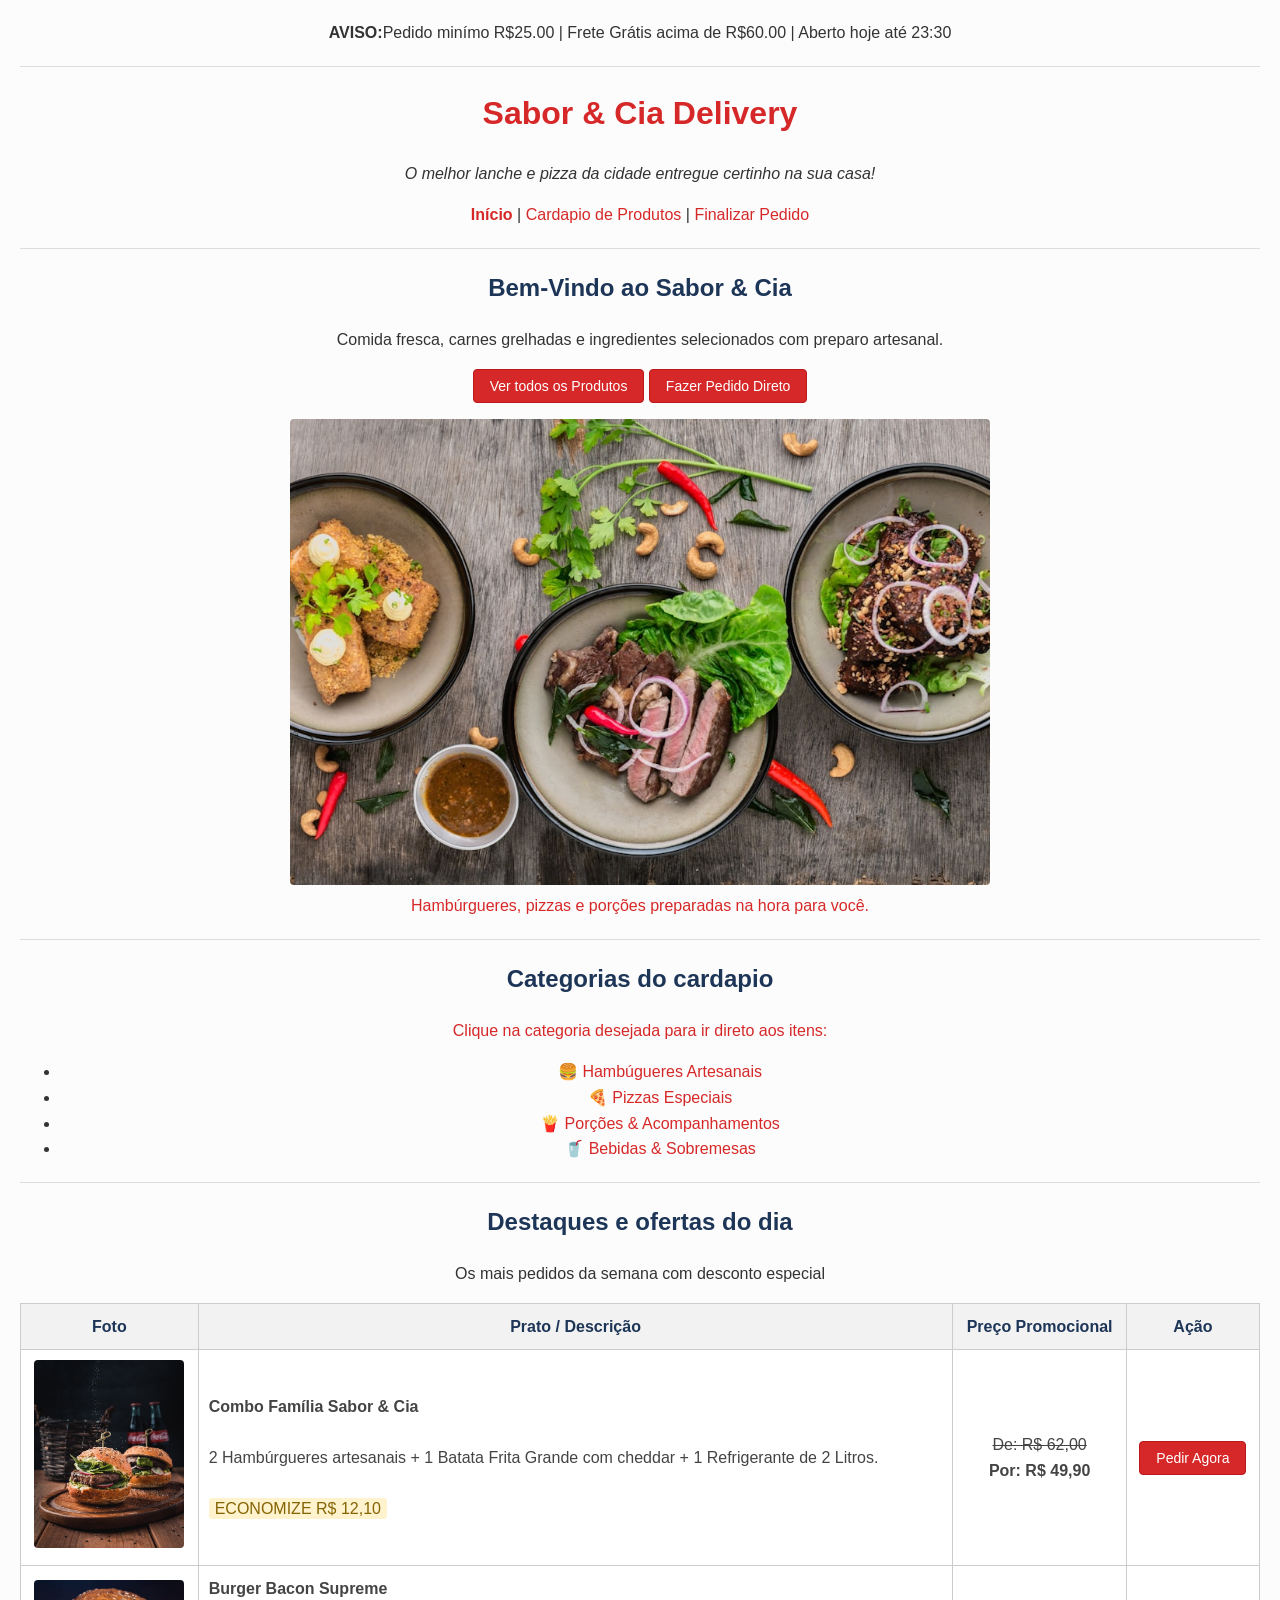
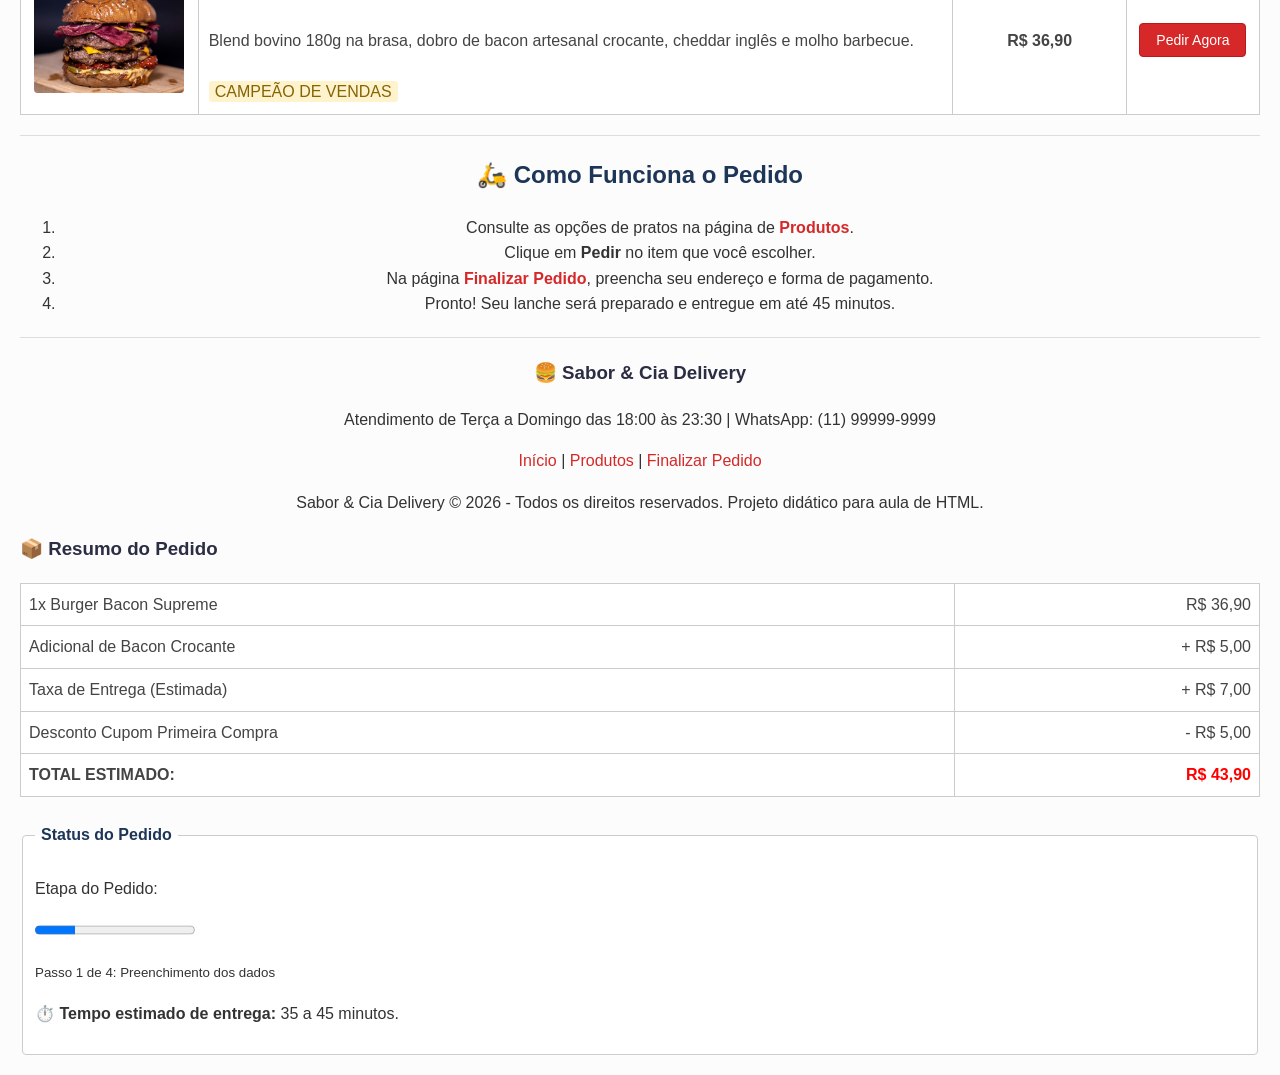
<file: index.html>
<!DOCTYPE html>
<html>
<head>
	<link rel="stylesheet" href="css/estilo.css">
	<meta charset="utf-8">
	<meta name="viewport" content="width=device-width, initial-scale=1">
	<title>Sabor & Cia - Página Inicial</title>
</head>
<body>

	<center>
		<p> <strong>AVISO:</strong>Pedido minímo R$25.00 | Frete Grátis acima de R$60.00 | Aberto hoje até 23:30</p>

	<hr>

	<header>
		<center>
			<h1>Sabor & Cia Delivery</h1>
			<p><em>O melhor lanche e pizza da cidade entregue certinho na sua casa!</em></p>

			<nav>
				<a href = "index.html"><strong>Início</strong></a> |
				<a href = "produtos.html">Cardapio de Produtos</a> |
				<a href = "finalizar-pedido.html">Finalizar Pedido</a>
			</nav>
		</center>

	<hr>

	<section> 
		<center>
			<h2>Bem-Vindo ao Sabor & Cia</h2>
			<p>Comida fresca, carnes grelhadas e ingredientes selecionados com preparo artesanal.</p>

			  <a href = "produtos.html">
			  	  <button type = "button" > Ver todos os Produtos</button></a>

			  <a href = "finalizar-pedido.html">
			  	  <button type = "button"> Fazer Pedido Direto</button><a/>

			<br>

			<figure>
				<img src="assets/img/banner-home.jpg" alt = "Pratos do Sabor & Cia" width="700">
				<figcaption>Hambúrgueres, pizzas e porções preparadas na hora para você.</figcaption>
				
            </figure>
    </section>

    <hr>


    <section>
    	<h2>Categorias do cardapio</h2>
    	<p>Clique na categoria desejada para ir direto aos itens:</p>


    	<ul>

    		<li>🍔 <a href = "produtos.html#Hambúrgueres">Hambúgueres Artesanais</a></li>
    		<li>🍕 <a href="produtos.html#pizzas">Pizzas Especiais</a></li>
    		<li>🍟 <a href="produtos.html#porcoes">Porções & Acompanhamentos</a></li>
    		<li>🥤 <a href="produtos.html#bebidas">Bebidas & Sobremesas</a></li>
    	</ul>

    </section>

    <hr>
    		


    <section>
    	<h2>Destaques e ofertas do dia</h2>
    	<p>Os mais pedidos da semana com desconto especial</p>

    	<table border="1" cellpadding="10" width="100%">
            <thead>
                <tr>
                    <th>Foto</th>
                    <th>Prato / Descrição</th>
                    <th>Preço Promocional</th>
                    <th>Ação</th>
                </tr>
            </thead>
            <tbody>
                
                <tr align="center">
                    <td>
                        <img src="assets/img/combo-familia.jpg" alt="Combo Família" width="150">
                    </td>
                    <td align="left">
                        <strong>Combo Família Sabor & Cia</strong><br><br>
                        2 Hambúrgueres artesanais + 1 Batata Frita Grande com cheddar + 1 Refrigerante de 2 Litros.<br><br>
                        <mark>ECONOMIZE R$ 12,10</mark>
                    </td>
                    <td>
                        <s>De: R$ 62,00</s><br>
                        <strong>Por: R$ 49,90</strong>
                    </td>
                    <td>
                        <a href="finalizar-pedido.html">
                            <button type="button">Pedir Agora</button>
                        </a>
                    </td>
                </tr>

             
                <tr align="center">
                    <td>
                        <img src="assets/img/burger-bacon.jpg" alt="Burger Bacon Supreme" width="150">
                    </td>
                    <td align="left">
                        <strong>Burger Bacon Supreme</strong><br><br>
                        Blend bovino 180g na brasa, dobro de bacon artesanal crocante, cheddar inglês e molho barbecue.<br><br>
                        <mark>CAMPEÃO DE VENDAS</mark>
                    </td>
                    <td>
                        <strong>R$ 36,90</strong>
                    </td>
                    <td>
                        <a href="finalizar-pedido.html">
                            <button type="button">Pedir Agora</button>
                        </a>
                    </td>
                </tr>
            </tbody>
        </table>
    </section>

    <hr>
    <section>
        <h2>🛵 Como Funciona o Pedido</h2>
        <ol>
            <li>Consulte as opções de pratos na página de <a href="produtos.html"><strong>Produtos</strong></a>.</li>
            <li>Clique em <strong>Pedir</strong> no item que você escolher.</li>
            <li>Na página <a href="finalizar-pedido.html"><strong>Finalizar Pedido</strong></a>, preencha seu endereço e forma de pagamento.</li>
            <li>Pronto! Seu lanche será preparado e entregue em até 45 minutos.</li>
        </ol>
    </section>

    <hr>

    
    <footer>
        <center>
            <h3>🍔 Sabor & Cia Delivery</h3>
            <p>Atendimento de Terça a Domingo das 18:00 às 23:30 | WhatsApp: (11) 99999-9999</p>
            <p>
                <a href="index.html">Início</a> | 
                <a href="produtos.html">Produtos</a> | 
                <a href="finalizar-pedido.html">Finalizar Pedido</a>
            </p>
            <p>Sabor & Cia Delivery &copy; 2026 - Todos os direitos reservados. Projeto didático para aula de HTML.</p>
        </center>
    </footer>
    	

    </center>

    </td>

                <!-- COLUNA DIREITA: Resumo e Status (40% da largura) -->
                <td width="40%">
                    
                    <!-- Resumo do Pedido -->
                    <h3>📦 Resumo do Pedido</h3>
                    <table border="1" cellpadding="8" cellspacing="0" width="100%">
                        <tbody>
                            <tr>
                                <td>1x Burger Bacon Supreme</td>
                                <td align="right">R$ 36,90</td>
                            </tr>
                            <tr>
                                <td>Adicional de Bacon Crocante</td>
                                <td align="right">+ R$ 5,00</td>
                            </tr>
                            <tr>
                                <td>Taxa de Entrega (Estimada)</td>
                                <td align="right">+ R$ 7,00</td>
                            </tr>
                            <tr>
                                <td>Desconto Cupom Primeira Compra</td>
                                <td align="right">- R$ 5,00</td>
                            </tr>
                            <tr>
                                <td><strong>TOTAL ESTIMADO:</strong></td>
                                <td align="right"><strong><font color="red">R$ 43,90</font></strong></td>
                            </tr>
                        </tbody>
                    </table>

                    <br>

                    <!-- Status do Pedido com Barra de Progresso -->
                    <fieldset>
                        <legend><strong>Status do Pedido</strong></legend>
                        <p>Etapa do Pedido:</p>
                        <progress value="25" max="100"></progress>
                        <p><small>Passo 1 de 4: Preenchimento dos dados</small></p>
                        <p>⏱️ <strong>Tempo estimado de entrega:</strong> 35 a 45 minutos.</p>
                    </fieldset>

                </td>
            </tr>
        </table>

</body>
</html>
</file>
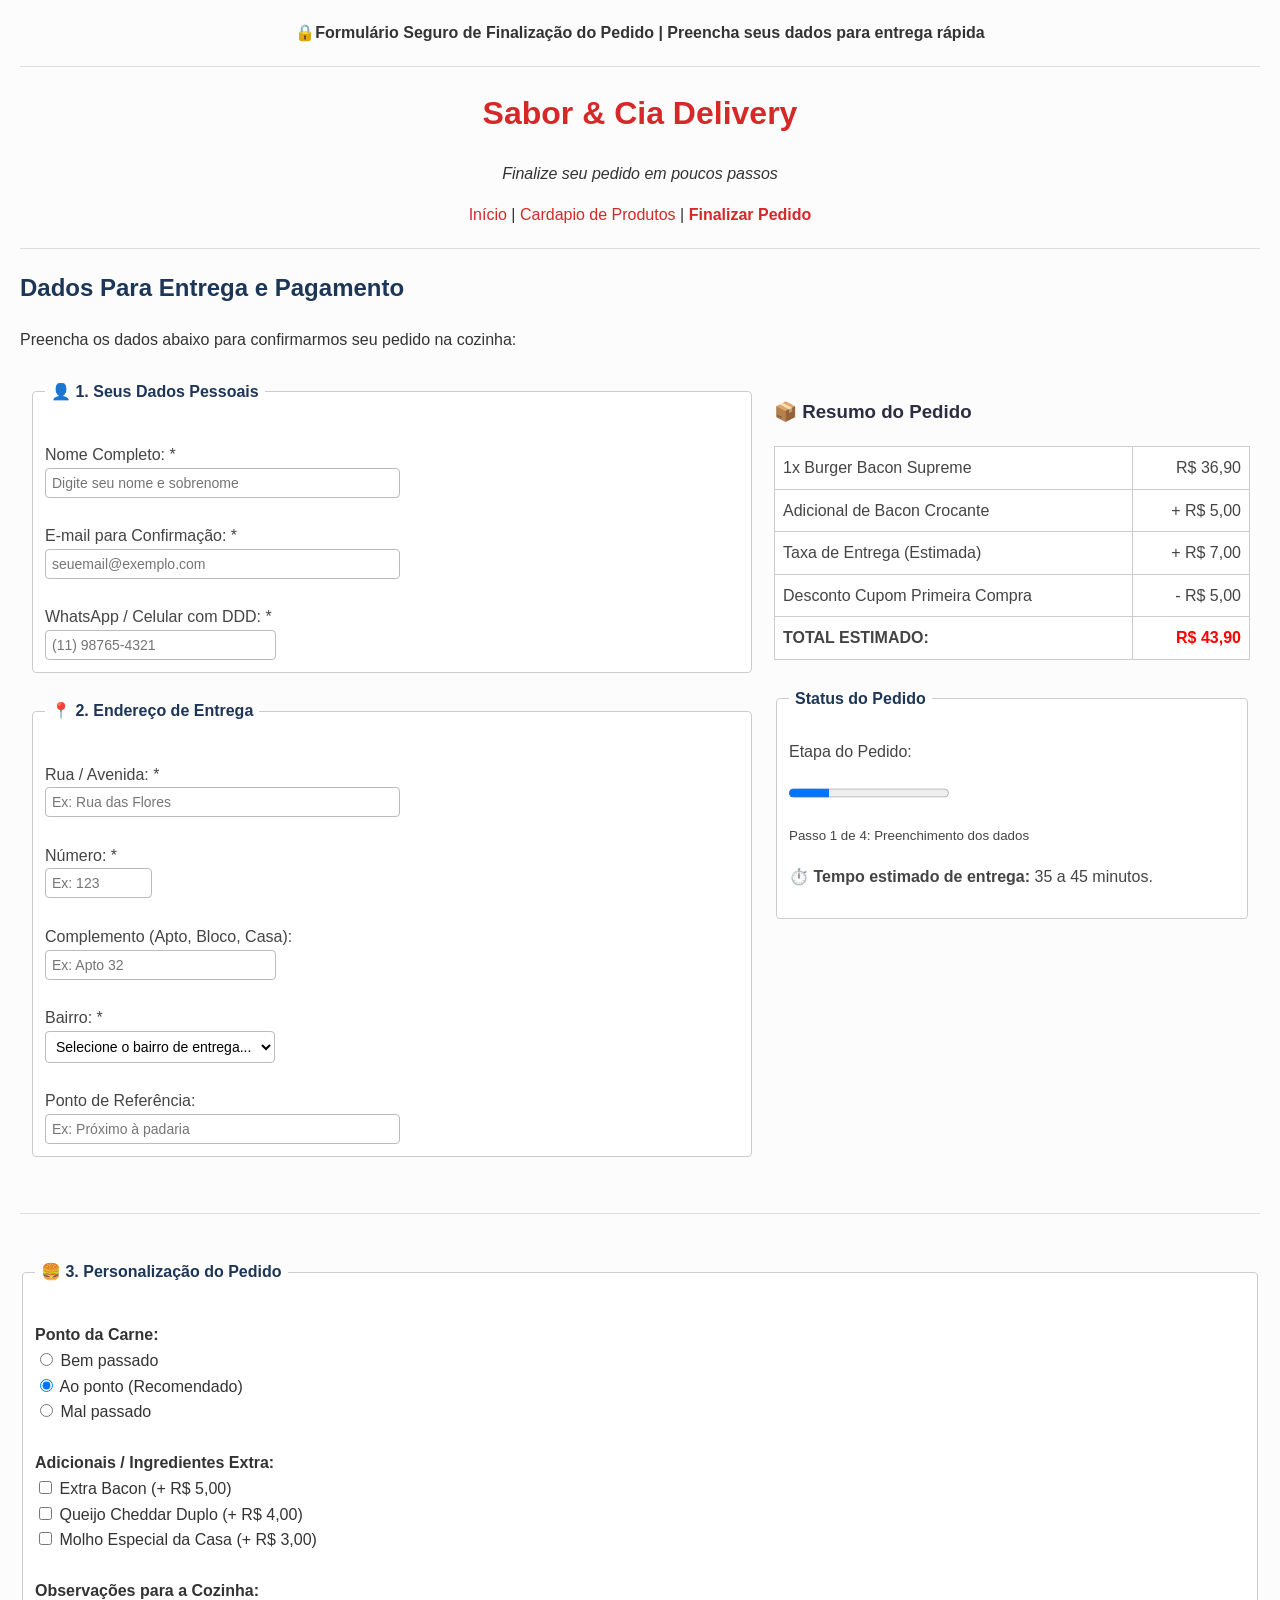
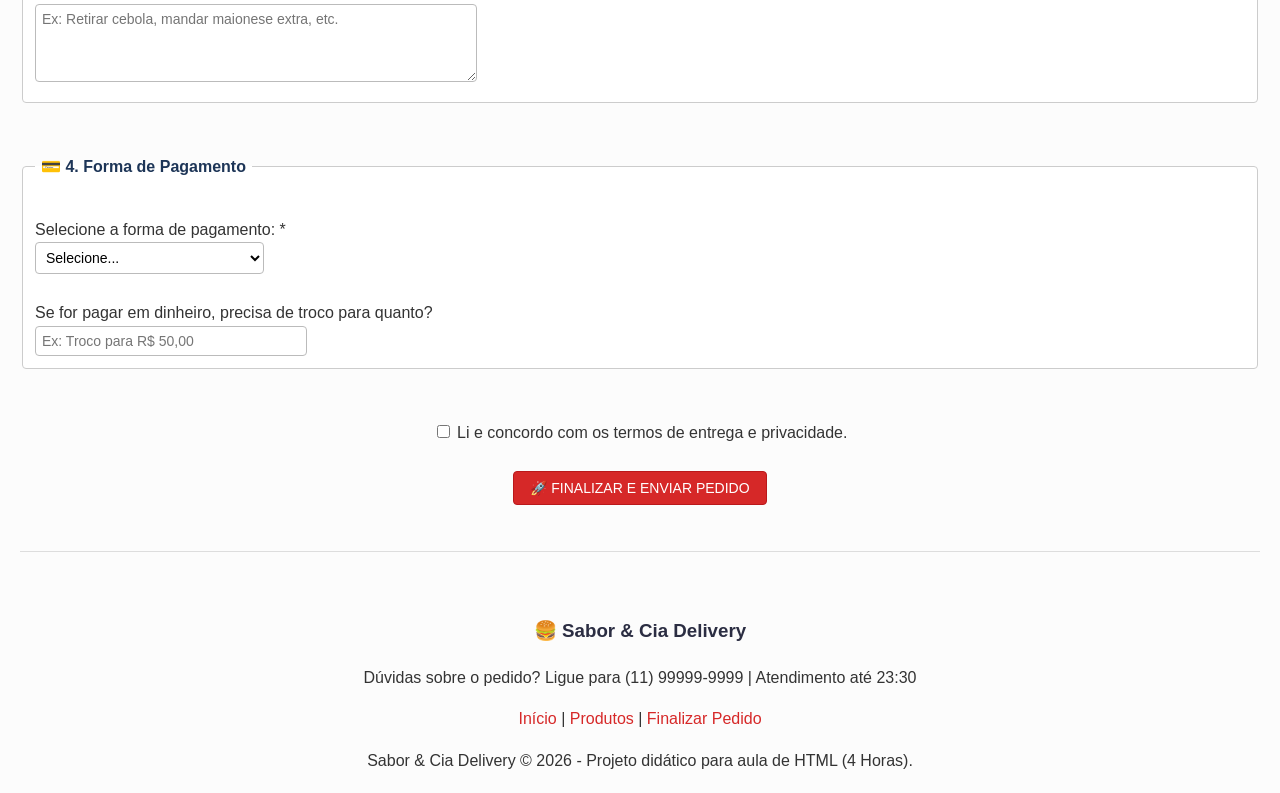
<file: finalizar-pedido.html>
<!DOCTYPE html>
<html>
<head>
	<meta charset="utf-8">
	<meta name="viewport" content="width=device-width, initial-scale=1">
	<title>Finaliza Pedido - Sabor & Cia Delivery</title>
	<link rel="stylesheet" href="css/estilo.css">
</head>
<body>

	<center>
		<p>🔒<strong>Formulário Seguro de Finalização do Pedido | Preencha seus dados para entrega rápida</strong></p>
	</center>

	<hr>

	<header>
		<center>
			<h1>Sabor & Cia Delivery</h1>
			<p><em>Finalize seu pedido em poucos passos</em></p>

			<nav>
				<a href = "index.html">Início</a> |
				<a href = "produtos.html">Cardapio de Produtos</a> |
				<a href = "finalizar-pedido.html"><strong>Finalizar Pedido</strong></a>
			</nav>
		</center>
	</header>

	<hr>

	<section>
		<h2>Dados Para Entrega e Pagamento</h2>
		<p>Preencha os dados abaixo para confirmarmos seu pedido na cozinha:</p>
	</section>

	<form action="finalizar-pedido.html" method="GET">

		<table border="0" width="100%" cellpadding="10" cellspacing="0">
			<tr valign="top">
				
				<td width="60%">
					
					<fieldset>
						<legend>👤 <strong>1. Seus Dados Pessoais</strong></legend>
						<br>
						
						<label for="nome">Nome Completo: *</label><br>
						<input type="text" id="nome" name="nome" placeholder="Digite seu nome e sobrenome" required size="40">
						<br><br>

						<label for="email">E-mail para Confirmação: *</label><br>
						<input type="email" id="email" name="email" placeholder="seuemail@exemplo.com" required size="40">
						<br><br>

						<label for="whatsapp">WhatsApp / Celular com DDD: *</label><br>
						<input type="tel" id="whatsapp" name="whatsapp" placeholder="(11) 98765-4321" required size="25">
					</fieldset>

					<br>

					<fieldset>
						<legend>📍 <strong>2. Endereço de Entrega</strong></legend>
						<br>

						<label for="rua">Rua / Avenida: *</label><br>
						<input type="text" id="rua" name="rua" placeholder="Ex: Rua das Flores" required size="40">
						<br><br>

						<label for="numero">Número: *</label><br>
						<input type="text" id="numero" name="numero" placeholder="Ex: 123" required size="10">
						<br><br>

						<label for="complemento">Complemento (Apto, Bloco, Casa):</label><br>
						<input type="text" id="complemento" name="complemento" placeholder="Ex: Apto 32" size="25">
						<br><br>

						<label for="bairro">Bairro: *</label><br>
						<select id="bairro" name="bairro" required>
							<option value="">Selecione o bairro de entrega...</option>
							<option value="centro">Centro</option>
							<option value="jardins">Jardins</option>
							<option value="vila-nova">Vila Nova</option>
						</select>
						<br><br>

						<label for="referencia">Ponto de Referência:</label><br>
						<input type="text" id="referencia" name="referencia" placeholder="Ex: Próximo à padaria" size="40">
					</fieldset>

				</td>

				<td width="40%">

					<h3>📦 Resumo do Pedido</h3>
					<table border="1" cellpadding="8" cellspacing="0" width="100%">
						<tbody>
							<tr>
								<td>1x Burger Bacon Supreme</td>
								<td align="right">R$ 36,90</td>
							</tr>
							<tr>
								<td>Adicional de Bacon Crocante</td>
								<td align="right">+ R$ 5,00</td>
							</tr>
							<tr>
								<td>Taxa de Entrega (Estimada)</td>
								<td align="right">+ R$ 7,00</td>
							</tr>
							<tr>
								<td>Desconto Cupom Primeira Compra</td>
								<td align="right">- R$ 5,00</td>
							</tr>
							<tr>
								<td><strong>TOTAL ESTIMADO:</strong></td>
								<td align="right"><strong><font color="red">R$ 43,90</font></strong></td>
							</tr>
						</tbody>
					</table>

					<br>

					<fieldset>
						<legend><strong>Status do Pedido</strong></legend>
						<p>Etapa do Pedido:</p>
						<progress value="25" max="100"></progress>
						<p><small>Passo 1 de 4: Preenchimento dos dados</small></p>
						<p>⏱️ <strong>Tempo estimado de entrega:</strong> 35 a 45 minutos.</p>
					</fieldset>

				</td>

			</tr>
		</table>

		<br><hr><br>

		<fieldset>
			<legend>🍔 <strong>3. Personalização do Pedido</strong></legend>
			<br>

			<label><strong>Ponto da Carne:</strong></label><br>
			<input type="radio" id="ponto1" name="ponto_carne" value="bem_passado">
			<label for="ponto1">Bem passado</label><br>

			<input type="radio" id="ponto2" name="ponto_carne" value="ao_ponto" checked>
			<label for="ponto2">Ao ponto (Recomendado)</label><br>

			<input type="radio" id="ponto3" name="ponto_carne" value="mal_passado">
			<label for="ponto3">Mal passado</label>
			<br><br>

			<label><strong>Adicionais / Ingredientes Extra:</strong></label><br>
			<input type="checkbox" id="add1" name="adicionais[]" value="bacon">
			<label for="add1">Extra Bacon (+ R$ 5,00)</label><br>

			<input type="checkbox" id="add2" name="adicionais[]" value="queijo">
			<label for="add2">Queijo Cheddar Duplo (+ R$ 4,00)</label><br>

			<input type="checkbox" id="add3" name="adicionais[]" value="molho">
			<label for="add3">Molho Especial da Casa (+ R$ 3,00)</label>
			<br><br>

			<label for="observacoes"><strong>Observações para a Cozinha:</strong></label><br>
			<textarea id="observacoes" name="observacoes" rows="4" cols="50" placeholder="Ex: Retirar cebola, mandar maionese extra, etc."></textarea>
		</fieldset>

		<br><br>

		<fieldset>
			<legend>💳 <strong>4. Forma de Pagamento</strong></legend>
			<br>

			<label for="pagamento">Selecione a forma de pagamento: *</label><br>
			<select id="pagamento" name="forma_pagamento" required>
				<option value="">Selecione...</option>
				<option value="pix">PIX (Aprovação Instantânea)</option>
				<option value="cartao_credito">Cartão de Crédito (Na Entrega)</option>
				<option value="cartao_debito">Cartão de Débito (Na Entrega)</option>
				<option value="dinheiro">Dinheiro</option>
			</select>
			<br><br>

			<label for="troco">Se for pagar em dinheiro, precisa de troco para quanto?</label><br>
			<input type="text" id="troco" name="troco" placeholder="Ex: Troco para R$ 50,00" size="30">
		</fieldset>

		<br><br>

		<center>
			<input type="checkbox" id="termos" name="termos" required>
			<label for="termos">Li e concordo com os termos de entrega e privacidade.</label>
			<br><br>

			<button type="submit">🚀 FINALIZAR E ENVIAR PEDIDO</button>
		</center>

	</form>

	<br><hr><br>

	<footer>
		<center>
			<h3>🍔 Sabor & Cia Delivery</h3>
			<p>Dúvidas sobre o pedido? Ligue para (11) 99999-9999 | Atendimento até 23:30</p>

			<p>
				<a href="index.html">Início</a> | 
				<a href="produtos.html">Produtos</a> | 
				<a href="finalizar-pedido.html">Finalizar Pedido</a>
			</p>

			<p>Sabor & Cia Delivery &copy; 2026 - Projeto didático para aula de HTML (4 Horas).</p>
		</center>
	</footer>

</body>
</html>
</file>
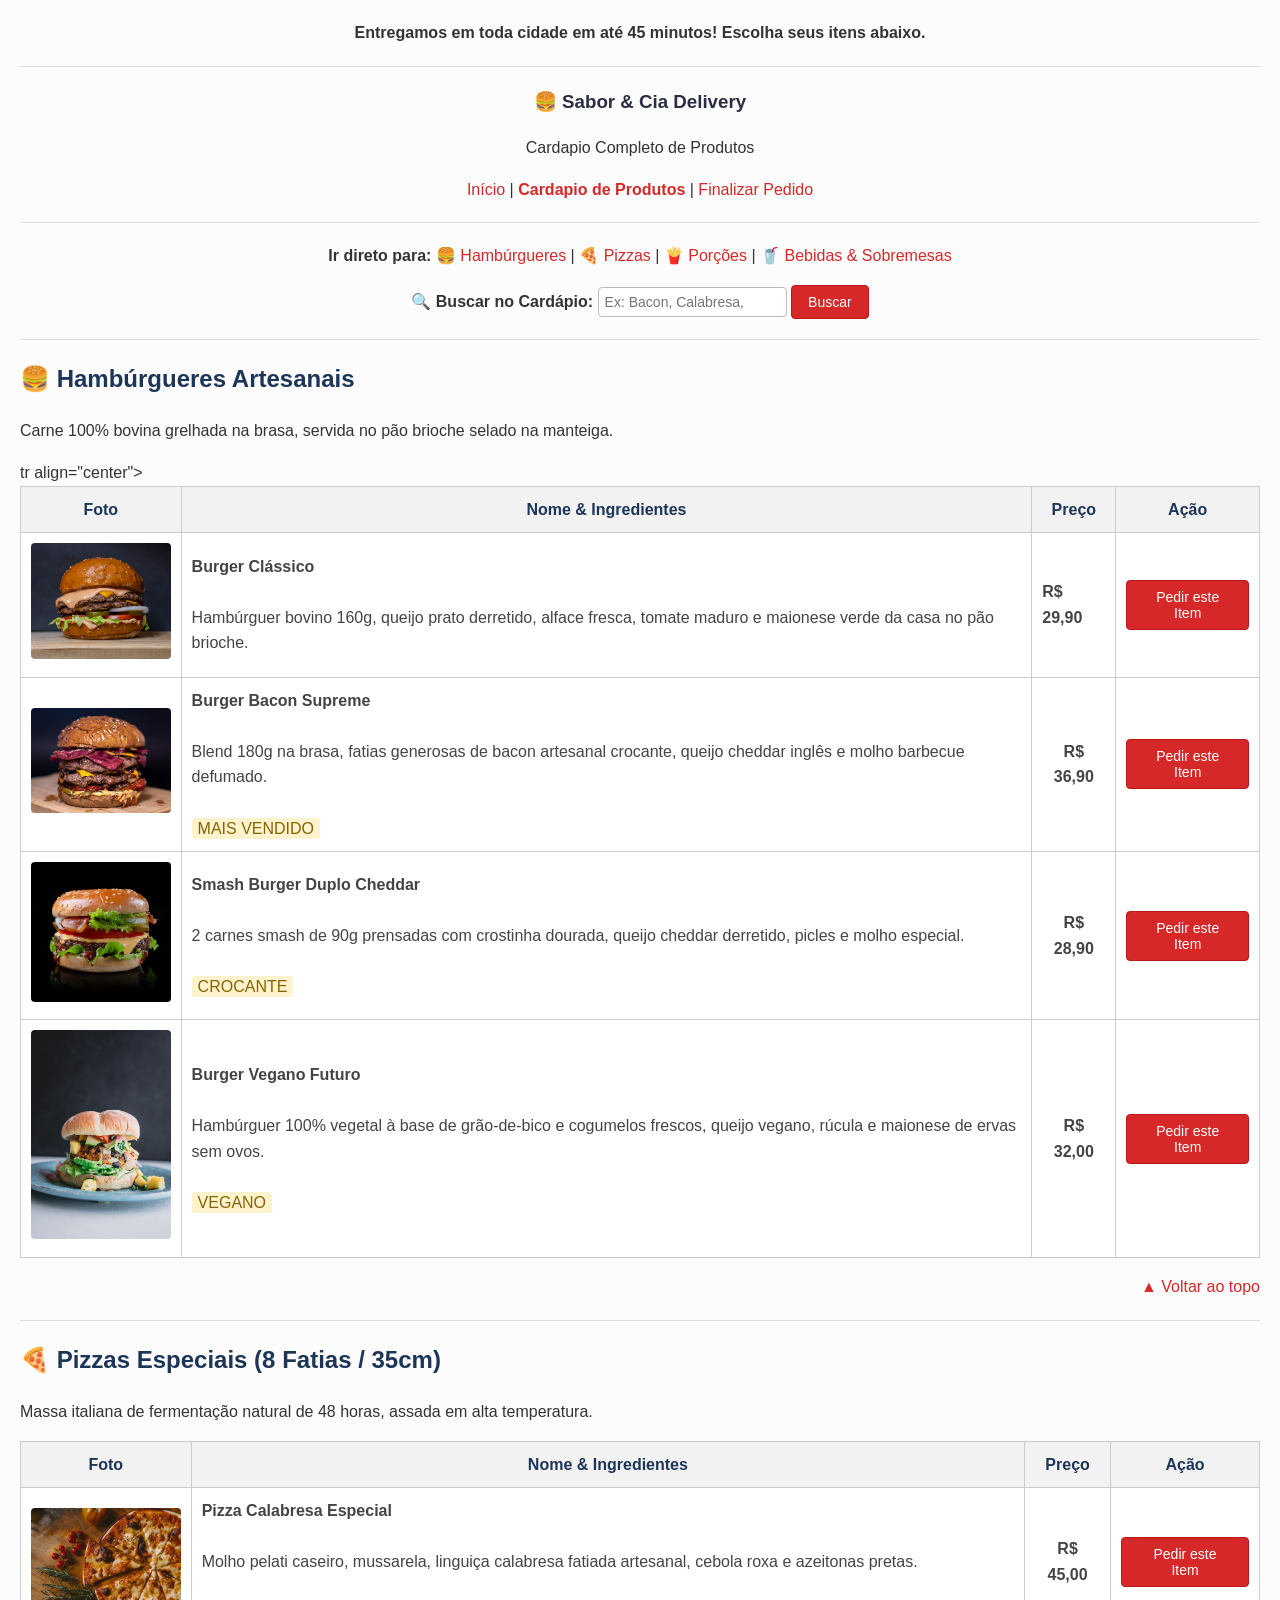
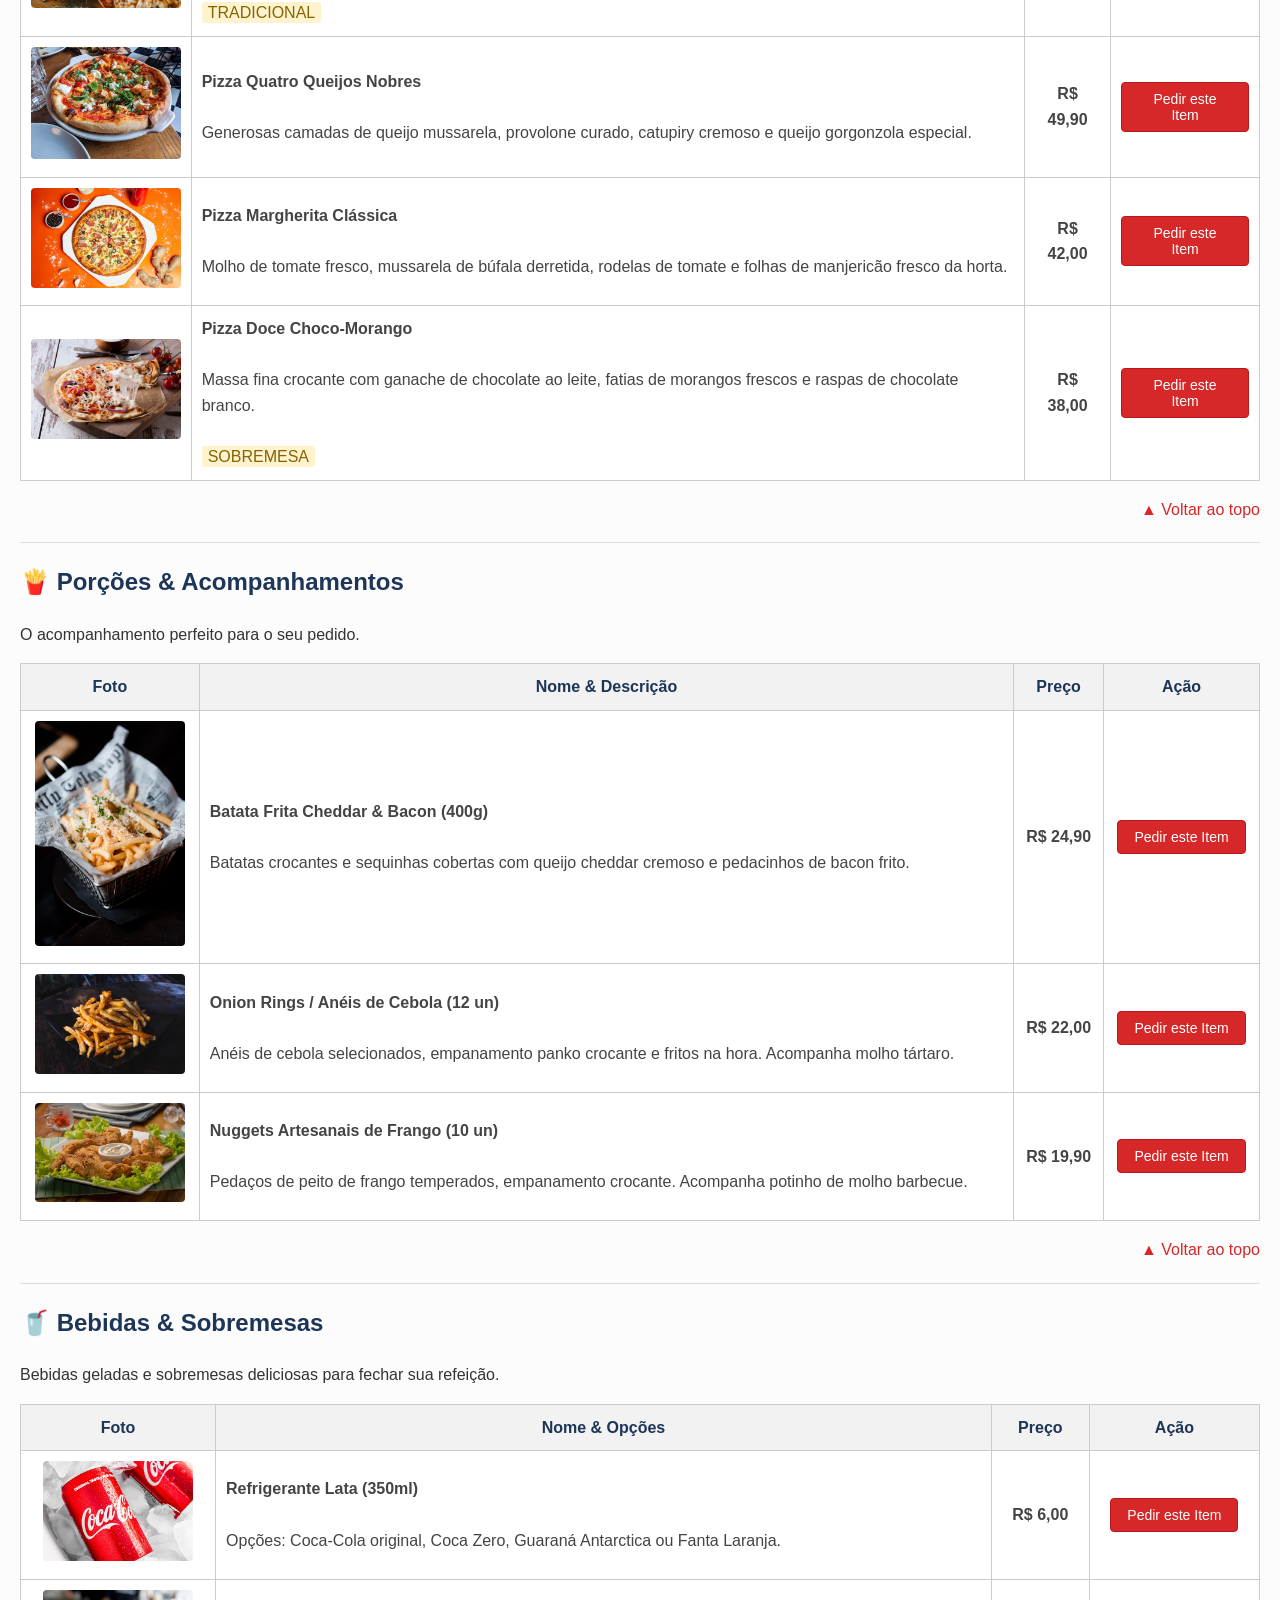
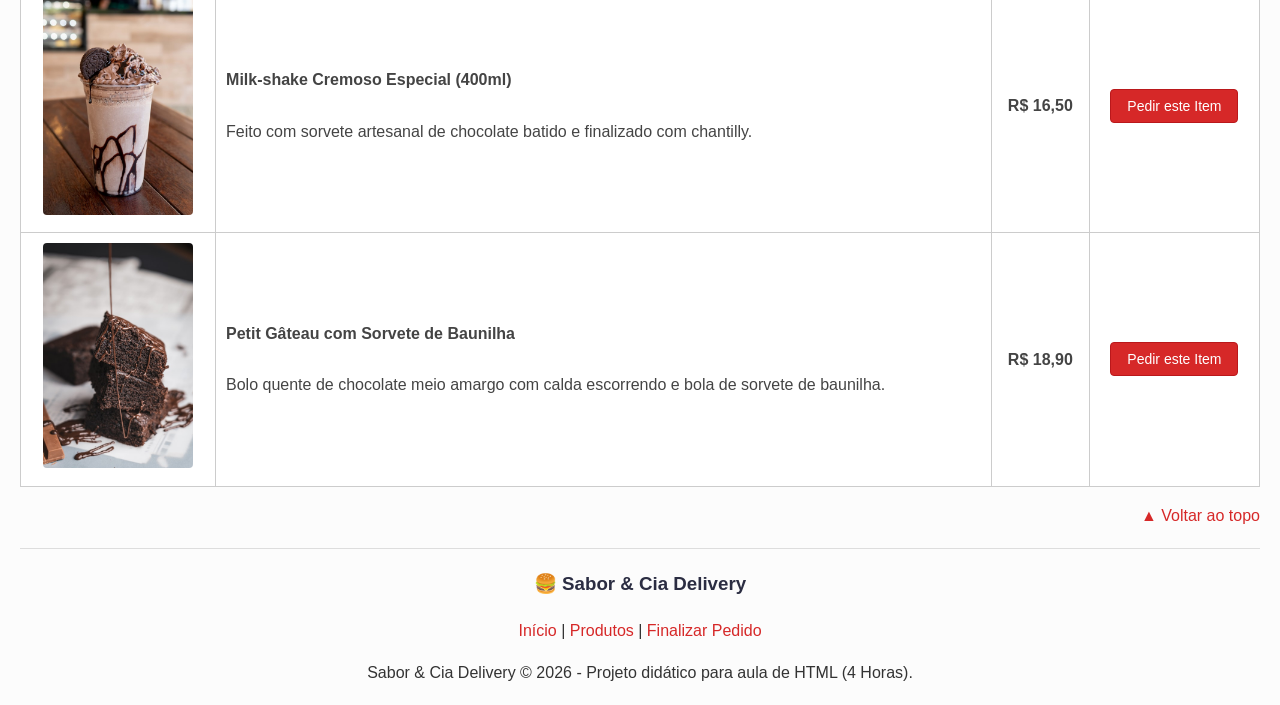
<file: produtos.html>
<!DOCTYPE html>
<html>
<head>
	<meta charset="utf-8">
	<meta name="viewport" content="width=device-width, initial-scale=1">
	<title>Cardapio Com</title>
	<link rel="stylesheet" href="css/estilo.css">
</head>
<body>

	<center>
		<p><strong>Entregamos em toda cidade em até 45 minutos! Escolha seus itens abaixo.</strong></p>
		
    </center>

    <hr>

    <header>
        <center>
            <h3>🍔 Sabor & Cia Delivery</h3>
            <p>Cardapio Completo de Produtos</p>

            <nav>

                <a href="index.html">Início</a> | 
                <a href="produtos.html"><strong>Cardapio de Produtos</strong></a> | 
                <a href="finalizar-pedido.html">Finalizar Pedido</a>
            </nav>
           
        </center>
    </header>

    <hr>

    <center>
        <p>
            <strong>Ir direto para:</strong> 
            🍔 <a href="#lanches">Hambúrgueres</a> | 
            🍕 <a href="#pizzas">Pizzas</a> | 
            🍟 <a href="#porcoes">Porções</a> | 
            🥤 <a href="#bebidas">Bebidas & Sobremesas</a>
        </p>

        <p>
            🔍 <strong>Buscar no Cardápio:</strong>
            <input type="search" list="opcoes-busca" placeholder="Ex: Bacon, Calabresa, Batata...">
            
            <datalist id="opcoes-busca">
                <option value="Burger Clássico">
                <option value="Burger Bacon Supreme">
                <option value="Pizza Calabresa">
                <option value="Batata Frita">
                <option value="Refrigerante">
            </datalist>

            <button type="button">Buscar</button>
        </p>
    </center>

    <hr>


    <section id = "lanches">
    	<h2>🍔 Hambúrgueres Artesanais</h2>
    	<p>Carne 100% bovina grelhada na brasa, servida no pão brioche selado na manteiga.</p>

    	<table border= "1" cellpadding="10" width="100%">
    		<thead>
    			<tr>
    				<th>Foto</th>
    				<th>Nome & Ingredientes</th>
                    <th>Preço</th>
                    <th>Ação</th>
                </tr>
            </thead>
            <tbody>

            	  tr align="center">
                    <td>
                        <img src="assets/img/burger-classico.jpg" alt="Burger Clássico" width="150">
                    </td>
                    <td align="left">
                        <strong>Burger Clássico</strong><br><br>
                        Hambúrguer bovino 160g, queijo prato derretido, alface fresca, tomate maduro e maionese verde da casa no pão brioche.
                    </td>
                    <td>
                        <strong>R$ 29,90</strong>
                    </td>
                    <td>
                        <a href="finalizar-pedido.html">
                            <button type="button">Pedir este Item</button>
                        </a>
                    </td>
                </tr>

                <!-- Item 2 -->
                <tr align="center">
                    <td>
                        <img src="assets/img/burger-bacon.jpg" alt="Burger Bacon Supreme" width="150">
                    </td>
                    <td align="left">
                        <strong>Burger Bacon Supreme</strong><br><br>
                        Blend 180g na brasa, fatias generosas de bacon artesanal crocante, queijo cheddar inglês e molho barbecue defumado.<br><br>
                        <mark>MAIS VENDIDO</mark>
                    </td>
                    <td>
                        <strong>R$ 36,90</strong>
                    </td>
                    <td>
                        <a href="finalizar-pedido.html">
                            <button type="button">Pedir este Item</button>
                        </a>
                    </td>
                </tr>

                <!-- Item 3 -->
                <tr align="center">
                    <td>
                        <img src="assets/img/smash-burger.jpg" alt="Smash Burger Duplo Cheddar" width="150">
                    </td>
                    <td align="left">
                        <strong>Smash Burger Duplo Cheddar</strong><br><br>
                        2 carnes smash de 90g prensadas com crostinha dourada, queijo cheddar derretido, picles e molho especial.<br><br>
                        <mark>CROCANTE</mark>
                    </td>
                    <td>
                        <strong>R$ 28,90</strong>
                    </td>
                    <td>
                        <a href="finalizar-pedido.html">
                            <button type="button">Pedir este Item</button>
                        </a>
                    </td>
                </tr>

                <!-- Item 4 -->
                <tr align="center">
                    <td>
                        <img src="assets/img/burger-vegano.jpg" alt="Burger Vegano Futuro" width="150">
                    </td>
                    <td align="left">
                        <strong>Burger Vegano Futuro</strong><br><br>
                        Hambúrguer 100% vegetal à base de grão-de-bico e cogumelos frescos, queijo vegano, rúcula e maionese de ervas sem ovos.<br><br>
                        <mark>VEGANO</mark>
                    </td>
                    <td>
                        <strong>R$ 32,00</strong>
                    </td>
                    <td>
                        <a href="finalizar-pedido.html">
                            <button type="button">Pedir este Item</button>
                        </a>
                    </td>
                </tr>
            </tbody>
        </table>

        <p align="right">
            <a href="#">▲ Voltar ao topo</a>
        </p>
    </section>

    <hr>

    <section id="pizzas">
        <h2>🍕 Pizzas Especiais (8 Fatias / 35cm)</h2>
        <p>Massa italiana de fermentação natural de 48 horas, assada em alta temperatura.</p>

        <table border="1" cellpadding="10" width="100%">
            <thead>
                <tr>
                    <th>Foto</th>
                    <th>Nome & Ingredientes</th>
                    <th>Preço</th>
                    <th>Ação</th>
                </tr>
            </thead>
            <tbody>
                
                <tr align="center">
                    <td>
                        <img src="assets/img/pizza-calabresa.jpg" alt="Pizza Calabresa Especial" width="150">
                    </td>
                    <td align="left">
                        <strong>Pizza Calabresa Especial</strong><br><br>
                        Molho pelati caseiro, mussarela, linguiça calabresa fatiada artesanal, cebola roxa e azeitonas pretas.<br><br>
                        <mark>TRADICIONAL</mark>
                    </td>
                    <td>
                        <strong>R$ 45,00</strong>
                    </td>
                    <td>
                        <a href="finalizar-pedido.html">
                            <button type="button">Pedir este Item</button>
                        </a>
                    </td>
                </tr>

                
                <tr align="center">
                    <td>
                        <img src="assets/img/pizza-quatro-queijos.jpg" alt="Pizza Quatro Queijos Nobres" width="150">
                    </td>
                    <td align="left">
                        <strong>Pizza Quatro Queijos Nobres</strong><br><br>
                        Generosas camadas de queijo mussarela, provolone curado, catupiry cremoso e queijo gorgonzola especial.
                    </td>
                    <td>
                        <strong>R$ 49,90</strong>
                    </td>
                    <td>
                        <a href="finalizar-pedido.html">
                            <button type="button">Pedir este Item</button>
                        </a>
                    </td>
                </tr>

                
                <tr align="center">
                    <td>
                        <img src="assets/img/pizza-margherita.jpg" alt="Pizza Margherita Clássica" width="150">
                    </td>
                    <td align="left">
                        <strong>Pizza Margherita Clássica</strong><br><br>
                        Molho de tomate fresco, mussarela de búfala derretida, rodelas de tomate e folhas de manjericão fresco da horta.
                    </td>
                    <td>
                        <strong>R$ 42,00</strong>
                    </td>
                    <td>
                        <a href="finalizar-pedido.html">
                            <button type="button">Pedir este Item</button>
                        </a>
                    </td>
                </tr>

                
                <tr align="center">
                    <td>
                        <img src="assets/img/pizza-chocolate.jpg" alt="Pizza Doce Choco-Morango" width="150">
                    </td>
                    <td align="left">
                        <strong>Pizza Doce Choco-Morango</strong><br><br>
                        Massa fina crocante com ganache de chocolate ao leite, fatias de morangos frescos e raspas de chocolate branco.<br><br>
                        <mark>SOBREMESA</mark>
                    </td>
                    <td>
                        <strong>R$ 38,00</strong>
                    </td>
                    <td>
                        <a href="finalizar-pedido.html">
                            <button type="button">Pedir este Item</button>
                        </a>
                    </td>
                </tr>
            </tbody>
        </table>

        <p align="right">
            <a href="#">▲ Voltar ao topo</a>
        </p>
    </section>

    <hr>


    <section id="porcoes">
        <h2>🍟 Porções & Acompanhamentos</h2>
        <p>O acompanhamento perfeito para o seu pedido.</p>

        <table border="1" cellpadding="10" width="100%">
            <thead>
                <tr>
                    <th>Foto</th>
                    <th>Nome & Descrição</th>
                    <th>Preço</th>
                    <th>Ação</th>
                </tr>
            </thead>
            <tbody>
                
                <tr align="center">
                    <td>
                        <img src="assets/img/batata-frita.jpg" alt="Batata Frita Cheddar & Bacon" width="150">
                    </td>
                    <td align="left">
                        <strong>Batata Frita Cheddar & Bacon (400g)</strong><br><br>
                        Batatas crocantes e sequinhas cobertas com queijo cheddar cremoso e pedacinhos de bacon frito.
                    </td>
                    <td>
                        <strong>R$ 24,90</strong>
                    </td>
                    <td>
                        <a href="finalizar-pedido.html">
                            <button type="button">Pedir este Item</button>
                        </a>
                    </td>
                </tr>

                <!-- Item 2 -->
                <tr align="center">
                    <td>
                        <img src="assets/img/aneis-cebola.jpg" alt="Onion Rings / Anéis de Cebola" width="150">
                    </td>
                    <td align="left">
                        <strong>Onion Rings / Anéis de Cebola (12 un)</strong><br><br>
                        Anéis de cebola selecionados, empanamento panko crocante e fritos na hora. Acompanha molho tártaro.
                    </td>
                    <td>
                        <strong>R$ 22,00</strong>
                    </td>
                    <td>
                        <a href="finalizar-pedido.html">
                            <button type="button">Pedir este Item</button>
                        </a>
                    </td>
                </tr>

                <!-- Item 3 -->
                <tr align="center">
                    <td>
                        <img src="assets/img/nuggets.jpg" alt="Nuggets Artesanais de Frango" width="150">
                    </td>
                    <td align="left">
                        <strong>Nuggets Artesanais de Frango (10 un)</strong><br><br>
                        Pedaços de peito de frango temperados, empanamento crocante. Acompanha potinho de molho barbecue.
                    </td>
                    <td>
                        <strong>R$ 19,90</strong>
                    </td>
                    <td>
                        <a href="finalizar-pedido.html">
                            <button type="button">Pedir este Item</button>
                        </a>
                    </td>
                </tr>
            </tbody>
        </table>

        <p align="right">
            <a href="#">▲ Voltar ao topo</a>
        </p>
    </section>

    <hr>


    <section id="bebidas">
        <h2>🥤 Bebidas & Sobremesas</h2>
        <p>Bebidas geladas e sobremesas deliciosas para fechar sua refeição.</p>

        <table border="1" cellpadding="10" width="100%">
            <thead>
                <tr>
                    <th>Foto</th>
                    <th>Nome & Opções</th>
                    <th>Preço</th>
                    <th>Ação</th>
                </tr>
            </thead>
            <tbody>
                <!-- Item 1 -->
                <tr align="center">
                    <td>
                        <img src="assets/img/refrigerante.jpg" alt="Refrigerante Lata" width="150">
                    </td>
                    <td align="left">
                        <strong>Refrigerante Lata (350ml)</strong><br><br>
                        Opções: Coca-Cola original, Coca Zero, Guaraná Antarctica ou Fanta Laranja.
                    </td>
                    <td>
                        <strong>R$ 6,00</strong>
                    </td>
                    <td>
                        <a href="finalizar-pedido.html">
                            <button type="button">Pedir este Item</button>
                        </a>
                    </td>
                </tr>

                <!-- Item 2 -->
                <tr align="center">
                    <td>
                        <img src="assets/img/milkshake.jpg" alt="Milk-shake Cremoso Especial" width="150">
                    </td>
                    <td align="left">
                        <strong>Milk-shake Cremoso Especial (400ml)</strong><br><br>
                        Feito com sorvete artesanal de chocolate batido e finalizado com chantilly.
                    </td>
                    <td>
                        <strong>R$ 16,50</strong>
                    </td>
                    <td>
                        <a href="finalizar-pedido.html">
                            <button type="button">Pedir este Item</button>
                        </a>
                    </td>
                </tr>

                <!-- Item 3 -->
                <tr align="center">
                    <td>
                        <img src="assets/img/petit-gateau.jpg" alt="Petit Gâteau com Sorvete de Baunilha" width="150">
                    </td>
                    <td align="left">
                        <strong>Petit Gâteau com Sorvete de Baunilha</strong><br><br>
                        Bolo quente de chocolate meio amargo com calda escorrendo e bola de sorvete de baunilha.
                    </td>
                    <td>
                        <strong>R$ 18,90</strong>
                    </td>
                    <td>
                        <a href="finalizar-pedido.html">
                            <button type="button">Pedir este Item</button>
                        </a>
                    </td>
                </tr>
            </tbody>
        </table>

        <p align="right">
            <a href="#">▲ Voltar ao topo</a>
        </p>
    </section>

    <hr>

    <!-- Rodapé -->
    <footer>
        <center>
            <h3>🍔 Sabor & Cia Delivery</h3>
            <p>
                <a href="index.html">Início</a> | 
                <a href="produtos.html">Produtos</a> | 
                <a href="finalizar-pedido.html">Finalizar Pedido</a>
            </p>
            <p>Sabor & Cia Delivery &copy; 2026 - Projeto didático para aula de HTML (4 Horas).</p>
        </center>
    </footer>

</body>
</html>





    </thead>

</body>
</html>
</file>
<file: css/estilo.css>
/* ==========================================================================
   SABOR & CIA DELIVERY - CSS MINIMALISTA PARA AULAS DE HTML
   
   IMPORTANTE:
   Este arquivo CSS NÃO modifica o posicionamento dos elementos na página.
   NÃO utiliza flexbox, grid, float ou posicionamento absoluto/fixo.
   Todo o layout e posicionamento permanecem 100% controlados pelo HTML puro!
   
   Finalidade deste CSS:
   - Melhorar a legibilidade com fonte limpa e espaçamento entre linhas;
   - Definir cores agradáveis para textos, links e destaques;
   - Suavizar bordas de tabelas, botões e campos de formulário.
   ========================================================================== */

/* 1. TIPOGRAFIA GERAL E FUNDO DA PÁGINA */
body {
    font-family: Arial, Helvetica, sans-serif;
    color: #333333;
    background-color: #fcfcfc;
    line-height: 1.6;
    margin: 20px;
}

/* 2. TÍTULOS E CABEÇALHOS */
h1 {
    color: #d62828;
}

h2 {
    color: #1d3557;
}

h3, h4 {
    color: #2b2d42;
}

/* 3. LINKS */
a {
    color: #d62828;
    text-decoration: none;
}

a:hover {
    text-decoration: underline;
    color: #ba181b;
}

/* 4. LINHAS HORIZONTAIS */
hr {
    border: 0;
    border-top: 1px solid #dddddd;
    margin: 20px 0;
}

/* 5. IMAGENS */
img {
    max-width: 100%;
    height: auto;
    border-radius: 4px;
}

/* 6. TABELAS (Bordas limpas e cores de cabeçalho) */
table {
    border-collapse: collapse;
    background-color: #ffffff;
}

table, th, td {
    border: 1px solid #cccccc;
}

table[border="0"],
table[border="0"] > tbody > tr > td,
table[border="0"] > tr > td {
    border: none;
    background-color: transparent;
}

th {
    background-color: #f2f2f2;
    color: #1d3557;
}

td {
    color: #444444;
}

/* 7. FORMULÁRIOS, CAMPOS E BOTÕES */
fieldset {
    border: 1px solid #cccccc;
    background-color: #ffffff;
    border-radius: 4px;
    padding: 12px;
}

legend {
    color: #1d3557;
    font-weight: bold;
    padding: 0 6px;
}

input[type="text"],
input[type="email"],
input[type="tel"],
input[type="number"],
input[type="search"],
select,
textarea {
    font-family: inherit;
    font-size: 14px;
    padding: 6px;
    border: 1px solid #bbbbbb;
    border-radius: 4px;
    background-color: #ffffff;
}

input:focus,
select:focus,
textarea:focus {
    border-color: #d62828;
    outline: none;
}

button {
    font-family: inherit;
    font-size: 14px;
    padding: 8px 16px;
    background-color: #d62828;
    color: #ffffff;
    border: 1px solid #ba181b;
    border-radius: 4px;
    cursor: pointer;
}

button:hover {
    background-color: #ba181b;
}

button[type="reset"] {
    background-color: #6c757d;
    border-color: #5a6268;
}

button[type="reset"]:hover {
    background-color: #5a6268;
}

/* 8. DESTAQUES E DETALHES */
mark {
    background-color: #fff3cd;
    color: #856404;
    padding: 2px 6px;
    border-radius: 3px;
}

details {
    background-color: #f8f9fa;
    border: 1px solid #e2e8f0;
    border-radius: 4px;
    padding: 8px 12px;
}

summary {
    cursor: pointer;
    color: #1d3557;
}

progress {
    height: 18px;
}
</file>
